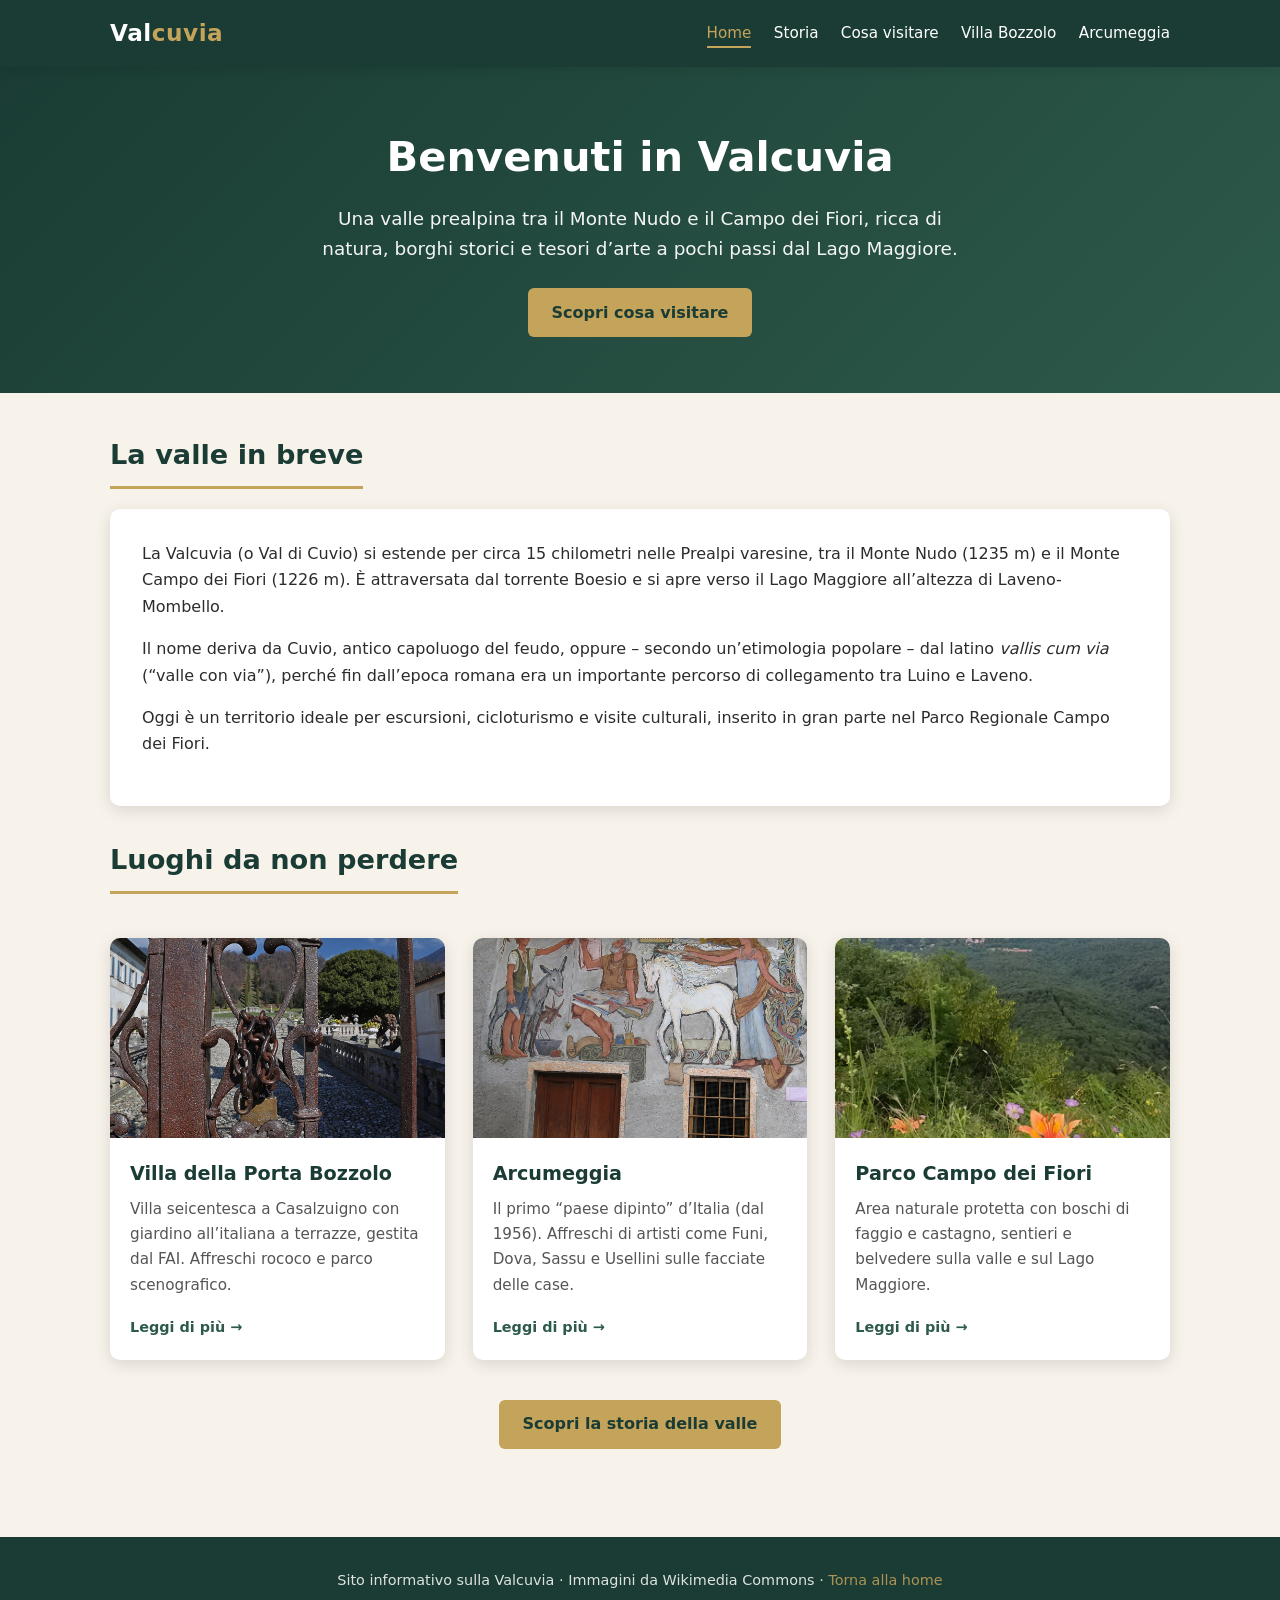
<file: valcuvia-sito (1)/valcuvia-sito/index.html>
<!DOCTYPE html>
<html lang="it">
<head>
  <meta charset="UTF-8">
  <meta name="viewport" content="width=device-width, initial-scale=1.0">
  <title>Valcuvia – Natura, Storia e Luoghi da Visitare</title>
  <meta name="description" content="Scopri la Valcuvia: storia, luoghi da visitare, villa Della Porta Bozzolo, Arcumeggia, Orrido di Cunardo e il Parco Campo dei Fiori.">
  <link rel="stylesheet" href="style.css">
</head>
<body>
  <header>
    <div class="header-inner">
      <a href="index.html" class="logo">Val<span>cuvia</span></a>
      <nav>
        <ul>
          <li><a href="index.html" class="active">Home</a></li>
          <li><a href="storia.html">Storia</a></li>
          <li><a href="luoghi.html">Cosa visitare</a></li>
          <li><a href="villa-bozzolo.html">Villa Bozzolo</a></li>
          <li><a href="arcumeggia.html">Arcumeggia</a></li>
        </ul>
      </nav>
    </div>
  </header>

  <section class="hero">
    <h1>Benvenuti in Valcuvia</h1>
    <p>Una valle prealpina tra il Monte Nudo e il Campo dei Fiori, ricca di natura, borghi storici e tesori d’arte a pochi passi dal Lago Maggiore.</p>
    <a href="luoghi.html" class="btn">Scopri cosa visitare</a>
  </section>

  <main class="container">
    <h2 class="section-title">La valle in breve</h2>
    <div class="article">
      <p>La Valcuvia (o Val di Cuvio) si estende per circa 15 chilometri nelle Prealpi varesine, tra il Monte Nudo (1235 m) e il Monte Campo dei Fiori (1226 m). È attraversata dal torrente Boesio e si apre verso il Lago Maggiore all’altezza di Laveno-Mombello.</p>
      <p>Il nome deriva da Cuvio, antico capoluogo del feudo, oppure – secondo un’etimologia popolare – dal latino <em>vallis cum via</em> (“valle con via”), perché fin dall’epoca romana era un importante percorso di collegamento tra Luino e Laveno.</p>
      <p>Oggi è un territorio ideale per escursioni, cicloturismo e visite culturali, inserito in gran parte nel Parco Regionale Campo dei Fiori.</p>
    </div>

    <h2 class="section-title">Luoghi da non perdere</h2>
    <div class="cards">
      <article class="card">
        <img src="img/villa-bozzolo.jpg" alt="Ingresso Villa della Porta Bozzolo">
        <div class="card-body">
          <h3>Villa della Porta Bozzolo</h3>
          <p>Villa seicentesca a Casalzuigno con giardino all’italiana a terrazze, gestita dal FAI. Affreschi rococo e parco scenografico.</p>
          <a href="villa-bozzolo.html" class="more">Leggi di più →</a>
        </div>
      </article>

      <article class="card">
        <img src="img/arcumeggia.jpg" alt="Affresco ad Arcumeggia">
        <div class="card-body">
          <h3>Arcumeggia</h3>
          <p>Il primo “paese dipinto” d’Italia (dal 1956). Affreschi di artisti come Funi, Dova, Sassu e Usellini sulle facciate delle case.</p>
          <a href="arcumeggia.html" class="more">Leggi di più →</a>
        </div>
      </article>

      <article class="card">
        <img src="img/valcuvia-panorama.jpg" alt="Panorama della Valcuvia dal Campo dei Fiori">
        <div class="card-body">
          <h3>Parco Campo dei Fiori</h3>
          <p>Area naturale protetta con boschi di faggio e castagno, sentieri e belvedere sulla valle e sul Lago Maggiore.</p>
          <a href="luoghi.html#parco" class="more">Leggi di più →</a>
        </div>
      </article>
    </div>

    <div style="margin-top: 2.5rem; text-align: center;">
      <a href="storia.html" class="btn">Scopri la storia della valle</a>
    </div>
  </main>

  <footer>
    <p>Sito informativo sulla Valcuvia · Immagini da Wikimedia Commons · <a href="index.html">Torna alla home</a></p>
  </footer>

  <script src="script.js"></script>
</body>
</html>
</file>
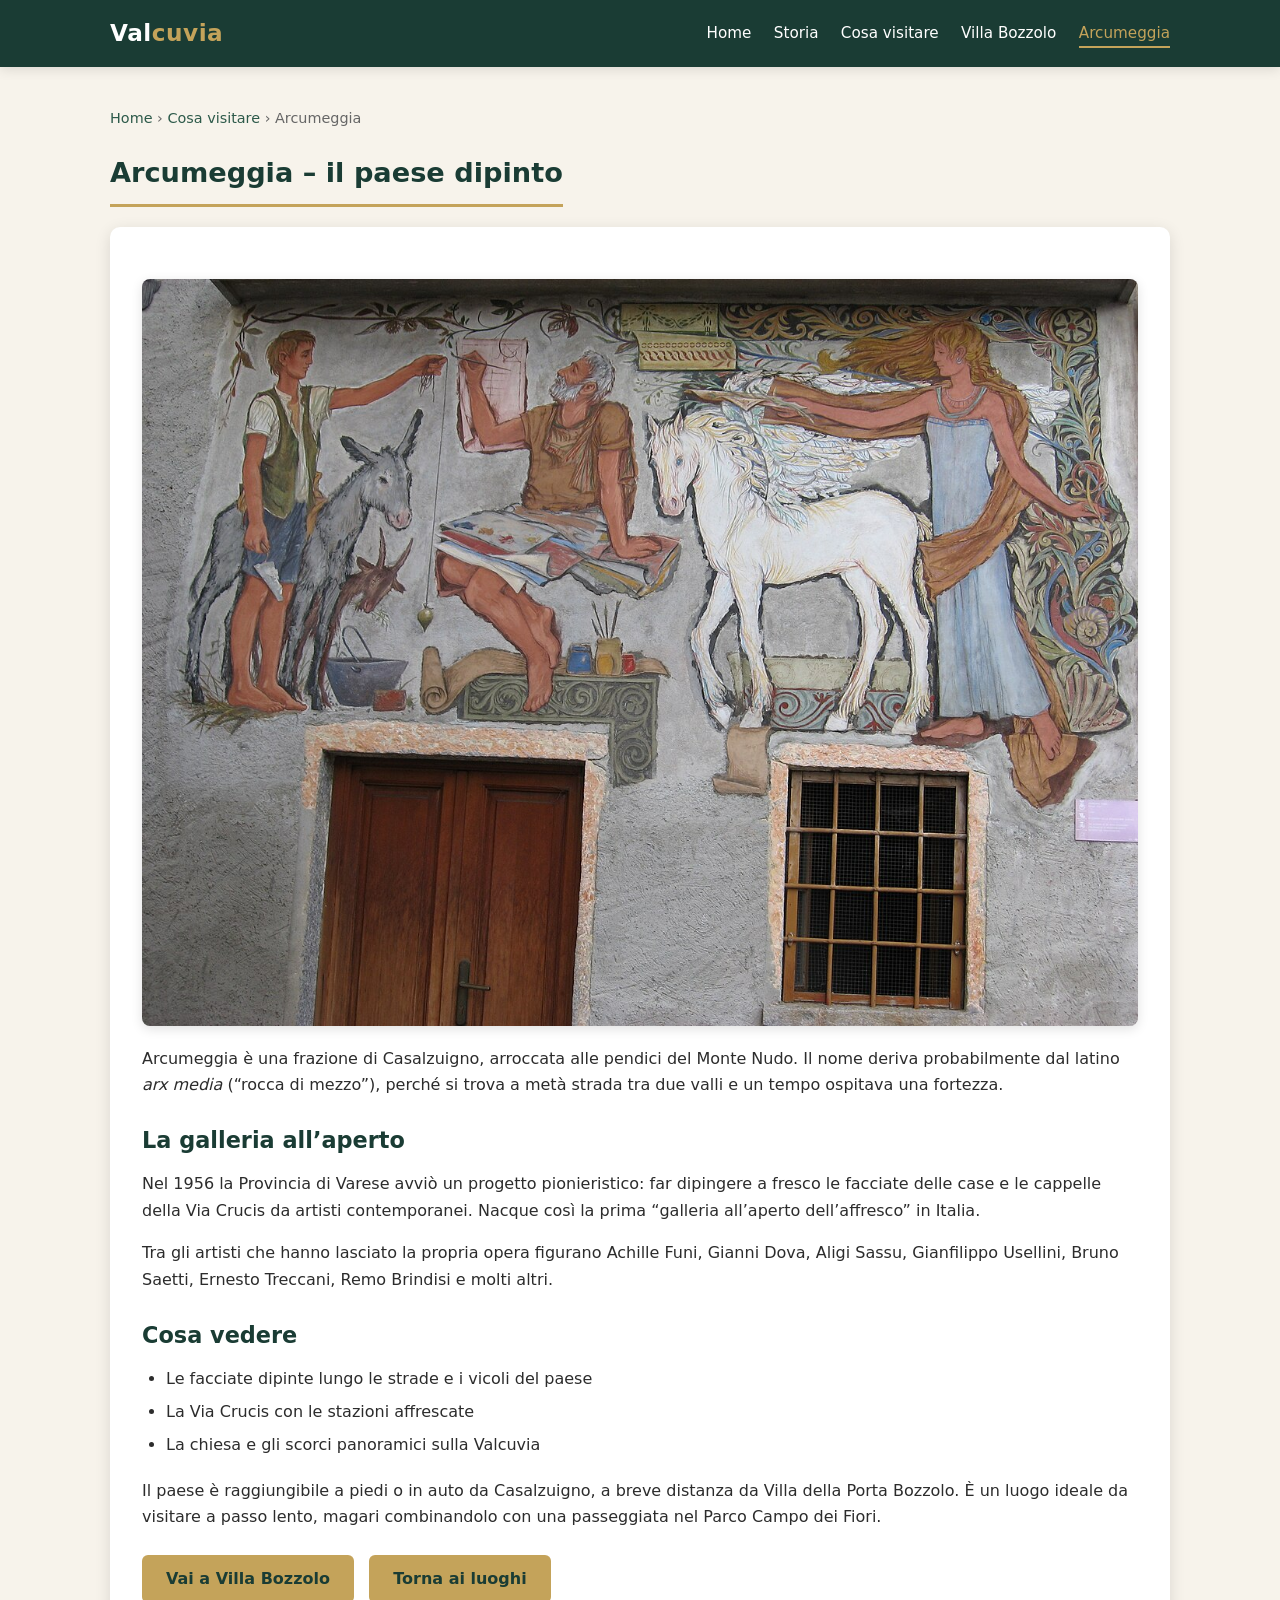
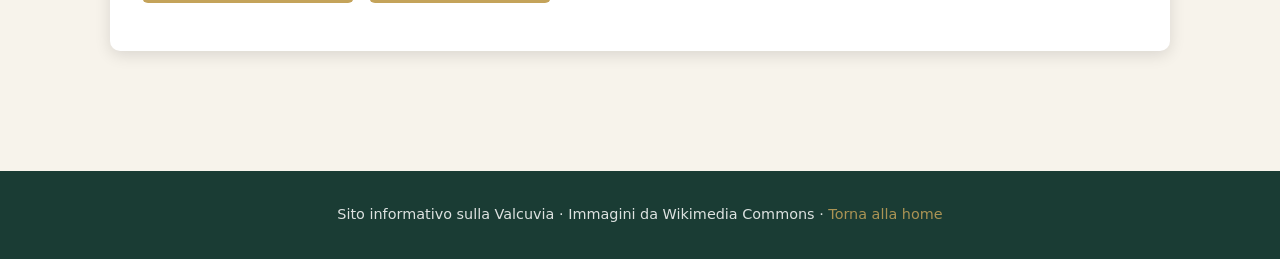
<file: valcuvia-sito (1)/valcuvia-sito/arcumeggia.html>
<!DOCTYPE html>
<html lang="it">
<head>
  <meta charset="UTF-8">
  <meta name="viewport" content="width=device-width, initial-scale=1.0">
  <title>Arcumeggia – il paese dipinto | Valcuvia</title>
  <meta name="description" content="Arcumeggia, primo paese dipinto d’Italia: affreschi di artisti contemporanei sulle facciate delle case.">
  <link rel="stylesheet" href="style.css">
</head>
<body>
  <header>
    <div class="header-inner">
      <a href="index.html" class="logo">Val<span>cuvia</span></a>
      <nav>
        <ul>
          <li><a href="index.html">Home</a></li>
          <li><a href="storia.html">Storia</a></li>
          <li><a href="luoghi.html">Cosa visitare</a></li>
          <li><a href="villa-bozzolo.html">Villa Bozzolo</a></li>
          <li><a href="arcumeggia.html" class="active">Arcumeggia</a></li>
        </ul>
      </nav>
    </div>
  </header>

  <main class="container">
    <div class="breadcrumb">
      <a href="index.html">Home</a> › <a href="luoghi.html">Cosa visitare</a> › Arcumeggia
    </div>

    <h1 class="section-title">Arcumeggia – il paese dipinto</h1>

    <article class="article">
      <img src="img/arcumeggia.jpg" alt="Affresco di Umberto Faini ad Arcumeggia">

      <p>Arcumeggia è una frazione di Casalzuigno, arroccata alle pendici del Monte Nudo. Il nome deriva probabilmente dal latino <em>arx media</em> (“rocca di mezzo”), perché si trova a metà strada tra due valli e un tempo ospitava una fortezza.</p>

      <h2>La galleria all’aperto</h2>
      <p>Nel 1956 la Provincia di Varese avviò un progetto pionieristico: far dipingere a fresco le facciate delle case e le cappelle della Via Crucis da artisti contemporanei. Nacque così la prima “galleria all’aperto dell’affresco” in Italia.</p>
      <p>Tra gli artisti che hanno lasciato la propria opera figurano Achille Funi, Gianni Dova, Aligi Sassu, Gianfilippo Usellini, Bruno Saetti, Ernesto Treccani, Remo Brindisi e molti altri.</p>

      <h2>Cosa vedere</h2>
      <ul>
        <li>Le facciate dipinte lungo le strade e i vicoli del paese</li>
        <li>La Via Crucis con le stazioni affrescate</li>
        <li>La chiesa e gli scorci panoramici sulla Valcuvia</li>
      </ul>
      <p>Il paese è raggiungibile a piedi o in auto da Casalzuigno, a breve distanza da Villa della Porta Bozzolo. È un luogo ideale da visitare a passo lento, magari combinandolo con una passeggiata nel Parco Campo dei Fiori.</p>

      <p style="margin-top: 1.5rem;">
        <a href="villa-bozzolo.html" class="btn">Vai a Villa Bozzolo</a>
        &nbsp;
        <a href="luoghi.html" class="btn">Torna ai luoghi</a>
      </p>
    </article>
  </main>

  <footer>
    <p>Sito informativo sulla Valcuvia · Immagini da Wikimedia Commons · <a href="index.html">Torna alla home</a></p>
  </footer>
  <script src="script.js"></script>
</body>
</html>
</file>
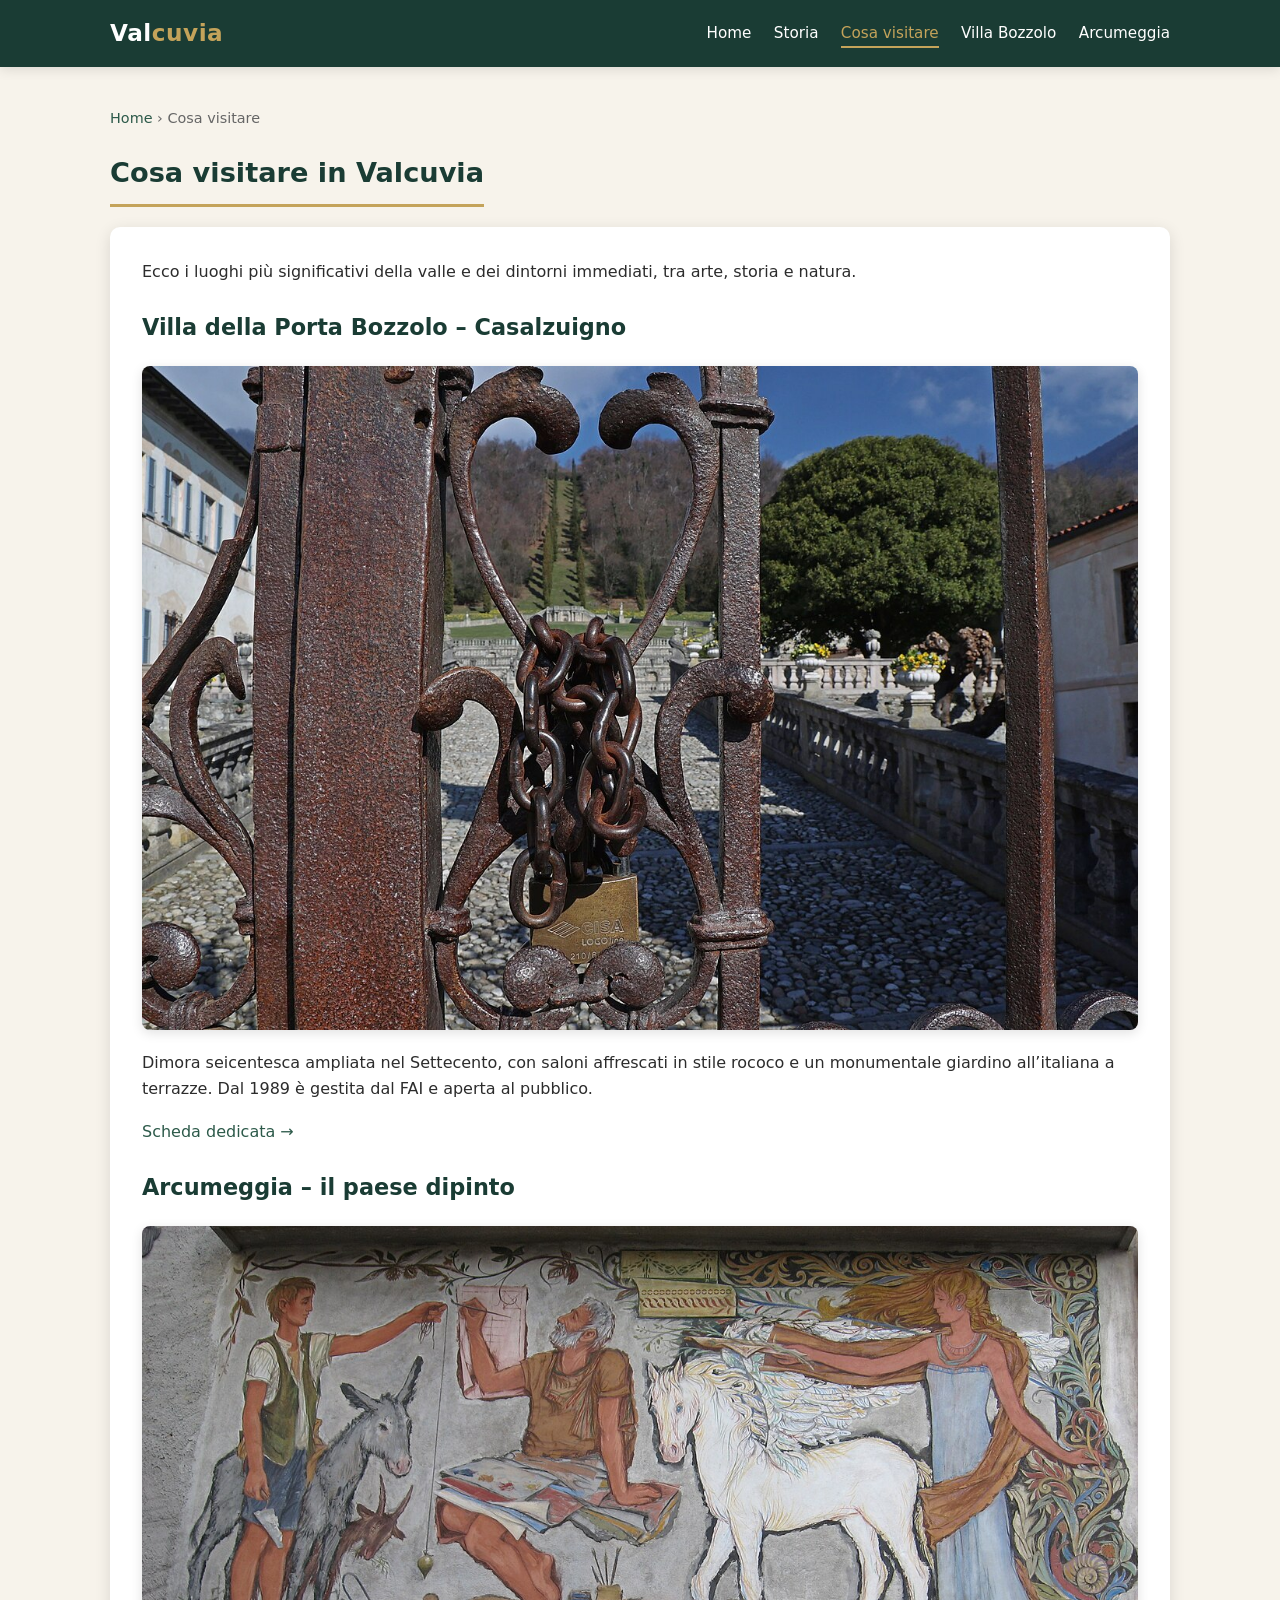
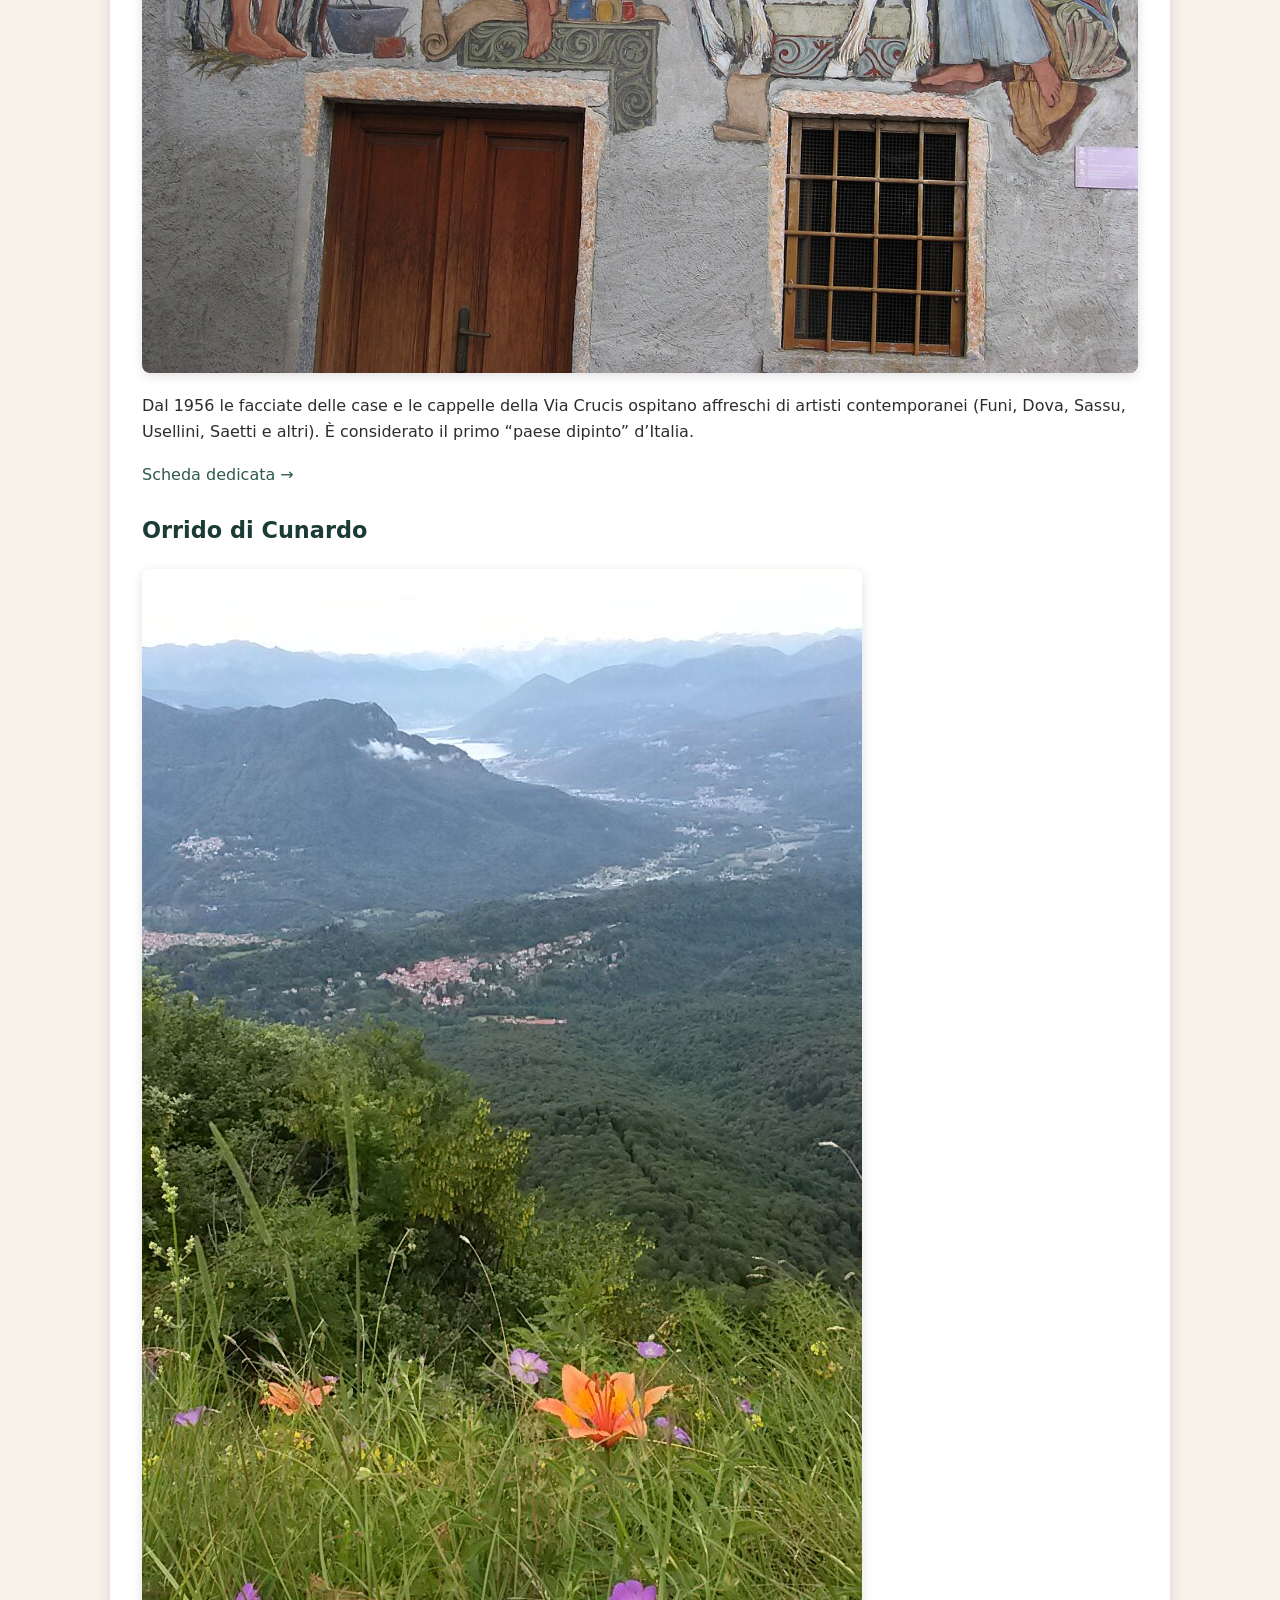
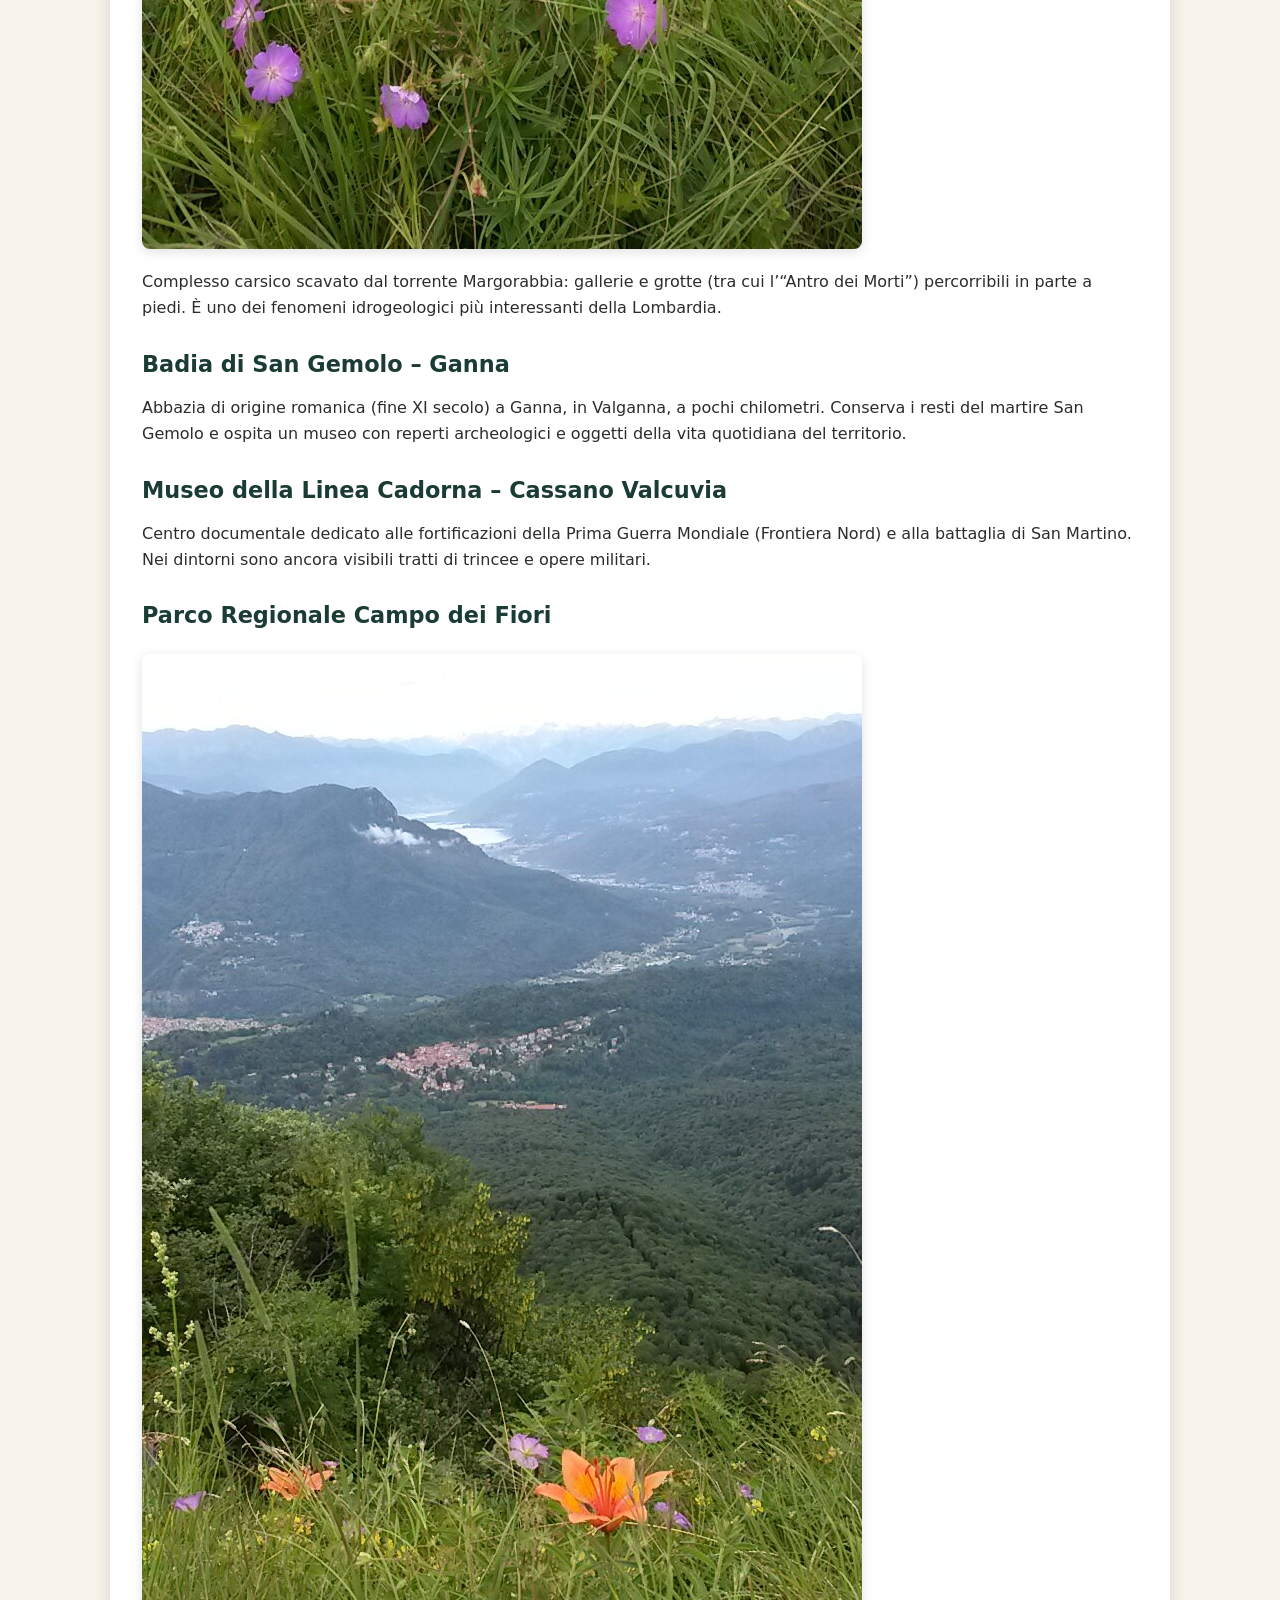
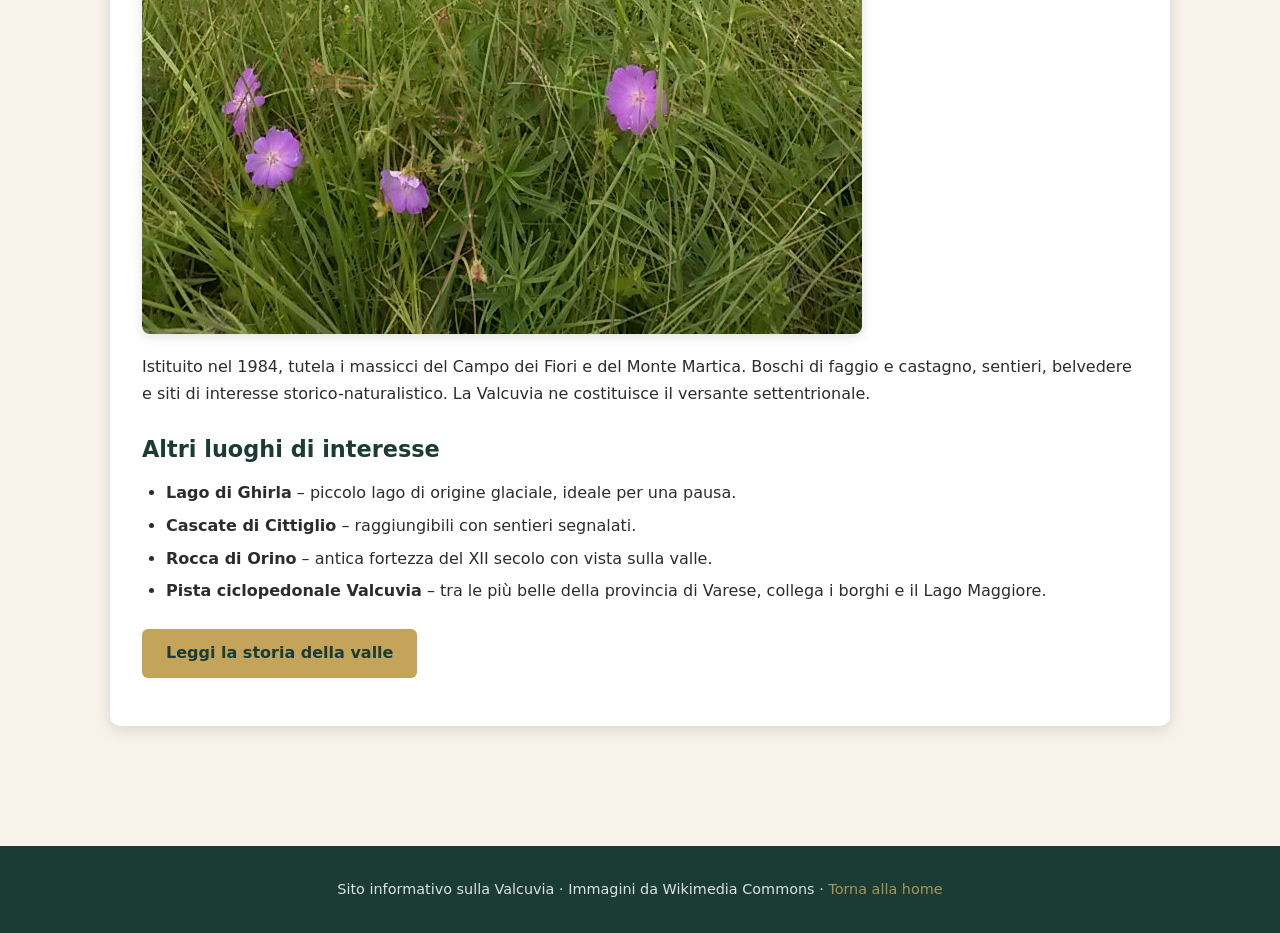
<file: valcuvia-sito (1)/valcuvia-sito/luoghi.html>
<!DOCTYPE html>
<html lang="it">
<head>
  <meta charset="UTF-8">
  <meta name="viewport" content="width=device-width, initial-scale=1.0">
  <title>Cosa visitare in Valcuvia</title>
  <meta name="description" content="I principali luoghi da visitare in Valcuvia: Villa Bozzolo, Arcumeggia, Orrido di Cunardo, Badia di San Gemolo, Linea Cadorna e Parco Campo dei Fiori.">
  <link rel="stylesheet" href="style.css">
</head>
<body>
  <header>
    <div class="header-inner">
      <a href="index.html" class="logo">Val<span>cuvia</span></a>
      <nav>
        <ul>
          <li><a href="index.html">Home</a></li>
          <li><a href="storia.html">Storia</a></li>
          <li><a href="luoghi.html" class="active">Cosa visitare</a></li>
          <li><a href="villa-bozzolo.html">Villa Bozzolo</a></li>
          <li><a href="arcumeggia.html">Arcumeggia</a></li>
        </ul>
      </nav>
    </div>
  </header>

  <main class="container">
    <div class="breadcrumb">
      <a href="index.html">Home</a> › Cosa visitare
    </div>

    <h1 class="section-title">Cosa visitare in Valcuvia</h1>

    <article class="article">
      <p>Ecco i luoghi più significativi della valle e dei dintorni immediati, tra arte, storia e natura.</p>

      <h2 id="villa">Villa della Porta Bozzolo – Casalzuigno</h2>
      <img src="img/villa-bozzolo.jpg" alt="Villa della Porta Bozzolo">
      <p>Dimora seicentesca ampliata nel Settecento, con saloni affrescati in stile rococo e un monumentale giardino all’italiana a terrazze. Dal 1989 è gestita dal FAI e aperta al pubblico.</p>
      <p><a href="villa-bozzolo.html">Scheda dedicata →</a></p>

      <h2 id="arcumeggia">Arcumeggia – il paese dipinto</h2>
      <img src="img/arcumeggia.jpg" alt="Affresco ad Arcumeggia">
      <p>Dal 1956 le facciate delle case e le cappelle della Via Crucis ospitano affreschi di artisti contemporanei (Funi, Dova, Sassu, Usellini, Saetti e altri). È considerato il primo “paese dipinto” d’Italia.</p>
      <p><a href="arcumeggia.html">Scheda dedicata →</a></p>

      <h2 id="orrido">Orrido di Cunardo</h2>
      <img src="img/valcuvia-panorama.jpg" alt="Flora all'ingresso dell'Orrido di Cunardo">
      <p>Complesso carsico scavato dal torrente Margorabbia: gallerie e grotte (tra cui l’“Antro dei Morti”) percorribili in parte a piedi. È uno dei fenomeni idrogeologici più interessanti della Lombardia.</p>

      <h2>Badia di San Gemolo – Ganna</h2>
      <p>Abbazia di origine romanica (fine XI secolo) a Ganna, in Valganna, a pochi chilometri. Conserva i resti del martire San Gemolo e ospita un museo con reperti archeologici e oggetti della vita quotidiana del territorio.</p>

      <h2>Museo della Linea Cadorna – Cassano Valcuvia</h2>
      <p>Centro documentale dedicato alle fortificazioni della Prima Guerra Mondiale (Frontiera Nord) e alla battaglia di San Martino. Nei dintorni sono ancora visibili tratti di trincee e opere militari.</p>

      <h2 id="parco">Parco Regionale Campo dei Fiori</h2>
      <img src="img/valcuvia-panorama.jpg" alt="Parco Campo dei Fiori e Valcuvia">
      <p>Istituito nel 1984, tutela i massicci del Campo dei Fiori e del Monte Martica. Boschi di faggio e castagno, sentieri, belvedere e siti di interesse storico-naturalistico. La Valcuvia ne costituisce il versante settentrionale.</p>

      <h2>Altri luoghi di interesse</h2>
      <ul>
        <li><strong>Lago di Ghirla</strong> – piccolo lago di origine glaciale, ideale per una pausa.</li>
        <li><strong>Cascate di Cittiglio</strong> – raggiungibili con sentieri segnalati.</li>
        <li><strong>Rocca di Orino</strong> – antica fortezza del XII secolo con vista sulla valle.</li>
        <li><strong>Pista ciclopedonale Valcuvia</strong> – tra le più belle della provincia di Varese, collega i borghi e il Lago Maggiore.</li>
      </ul>

      <p style="margin-top: 1.5rem;">
        <a href="storia.html" class="btn">Leggi la storia della valle</a>
      </p>
    </article>
  </main>

  <footer>
    <p>Sito informativo sulla Valcuvia · Immagini da Wikimedia Commons · <a href="index.html">Torna alla home</a></p>
  </footer>
  <script src="script.js"></script>
</body>
</html>
</file>
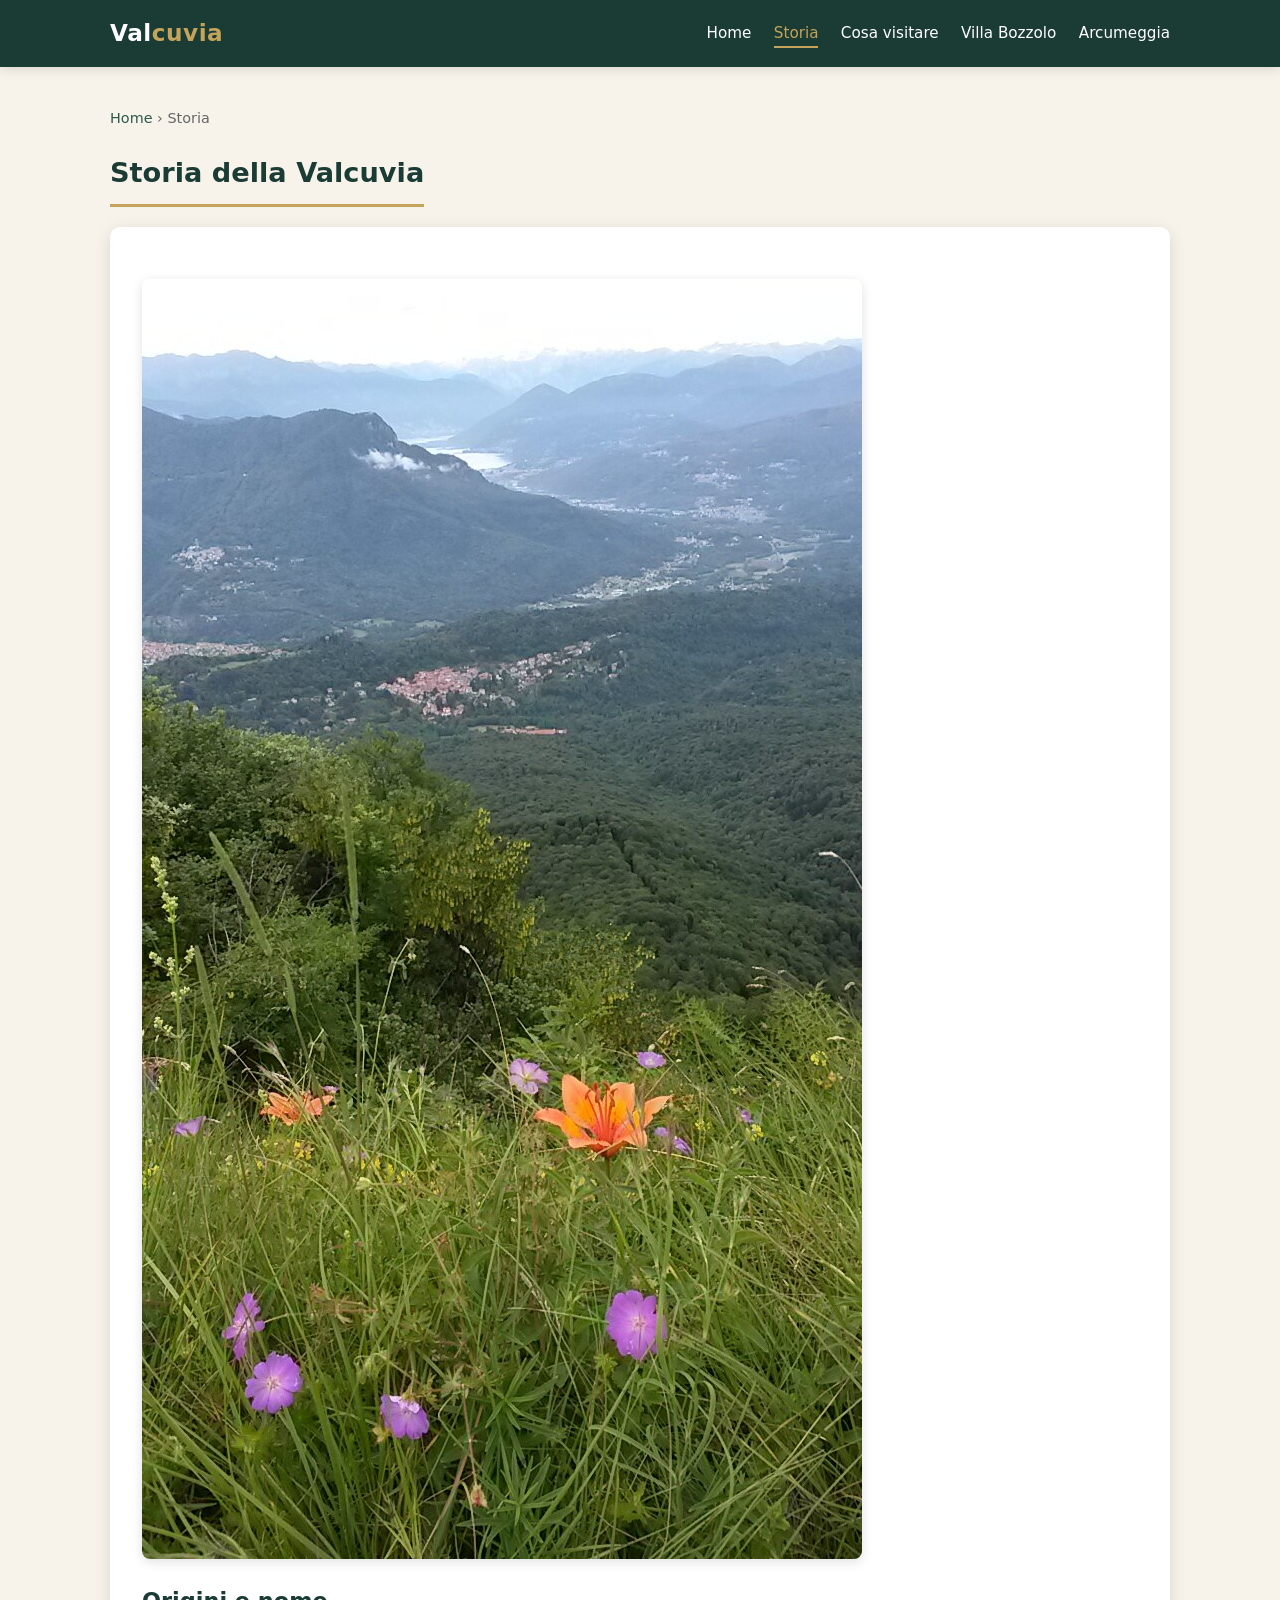
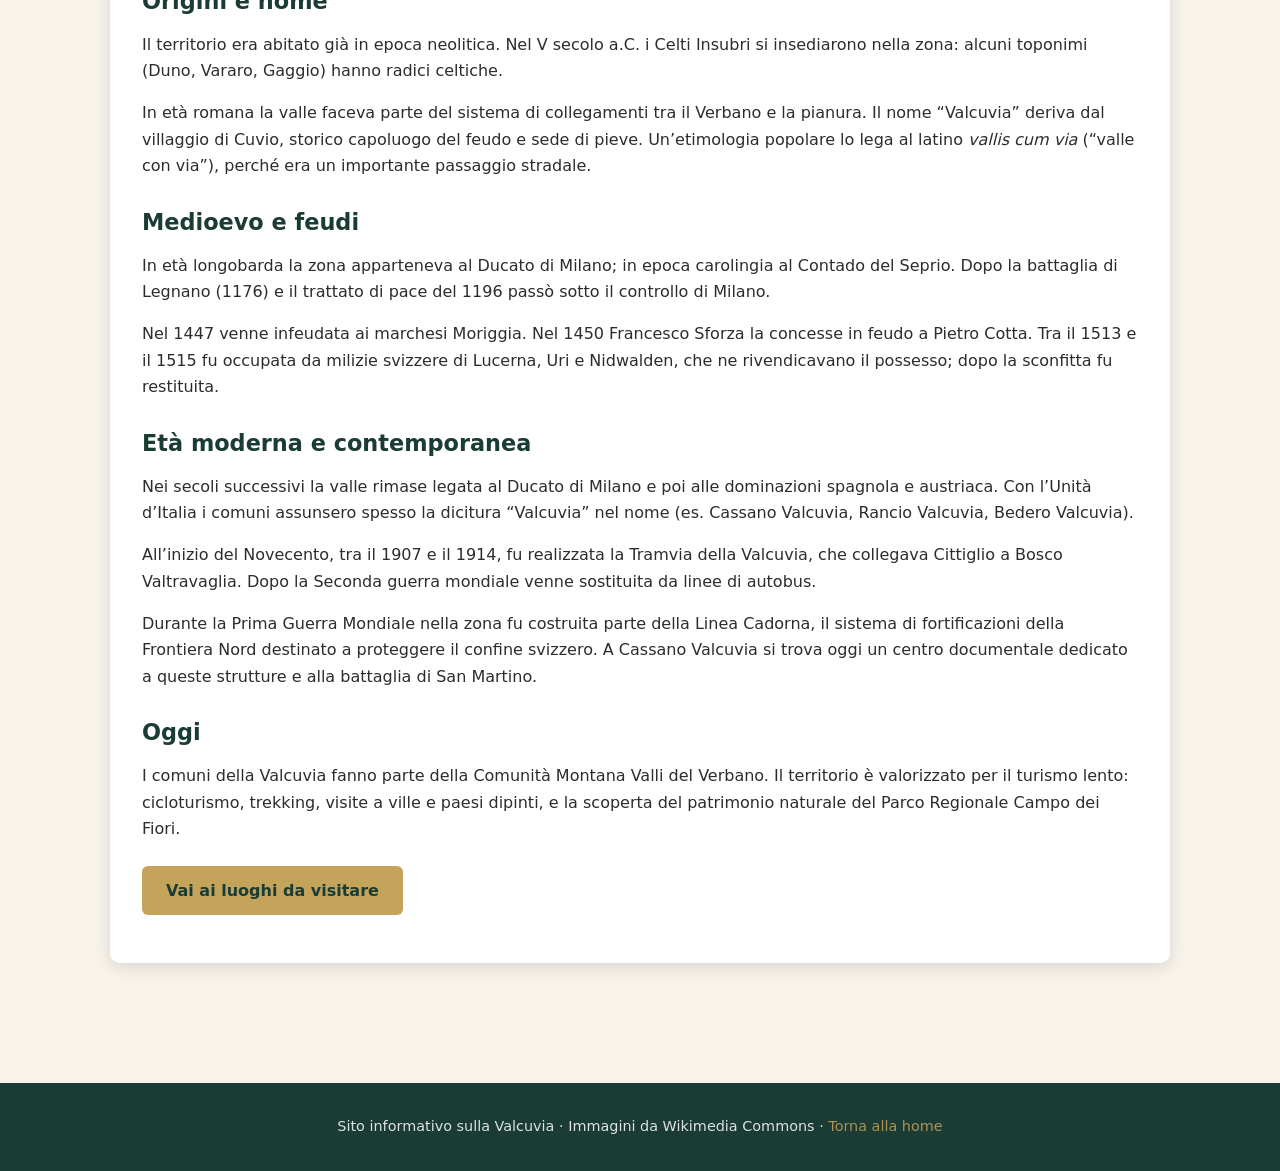
<file: valcuvia-sito (1)/valcuvia-sito/storia.html>
<!DOCTYPE html>
<html lang="it">
<head>
  <meta charset="UTF-8">
  <meta name="viewport" content="width=device-width, initial-scale=1.0">
  <title>Storia della Valcuvia</title>
  <meta name="description" content="Storia della Valcuvia: dalle origini romane e celtiche ai feudi, fino all’età contemporanea.">
  <link rel="stylesheet" href="style.css">
</head>
<body>
  <header>
    <div class="header-inner">
      <a href="index.html" class="logo">Val<span>cuvia</span></a>
      <nav>
        <ul>
          <li><a href="index.html">Home</a></li>
          <li><a href="storia.html" class="active">Storia</a></li>
          <li><a href="luoghi.html">Cosa visitare</a></li>
          <li><a href="villa-bozzolo.html">Villa Bozzolo</a></li>
          <li><a href="arcumeggia.html">Arcumeggia</a></li>
        </ul>
      </nav>
    </div>
  </header>

  <main class="container">
    <div class="breadcrumb">
      <a href="index.html">Home</a> › Storia
    </div>

    <h1 class="section-title">Storia della Valcuvia</h1>

    <article class="article">
      <img src="img/valcuvia-panorama.jpg" alt="Vista della Valcuvia dal Campo dei Fiori">

      <h2>Origini e nome</h2>
      <p>Il territorio era abitato già in epoca neolitica. Nel V secolo a.C. i Celti Insubri si insediarono nella zona: alcuni toponimi (Duno, Vararo, Gaggio) hanno radici celtiche.</p>
      <p>In età romana la valle faceva parte del sistema di collegamenti tra il Verbano e la pianura. Il nome “Valcuvia” deriva dal villaggio di Cuvio, storico capoluogo del feudo e sede di pieve. Un’etimologia popolare lo lega al latino <em>vallis cum via</em> (“valle con via”), perché era un importante passaggio stradale.</p>

      <h2>Medioevo e feudi</h2>
      <p>In età longobarda la zona apparteneva al Ducato di Milano; in epoca carolingia al Contado del Seprio. Dopo la battaglia di Legnano (1176) e il trattato di pace del 1196 passò sotto il controllo di Milano.</p>
      <p>Nel 1447 venne infeudata ai marchesi Moriggia. Nel 1450 Francesco Sforza la concesse in feudo a Pietro Cotta. Tra il 1513 e il 1515 fu occupata da milizie svizzere di Lucerna, Uri e Nidwalden, che ne rivendicavano il possesso; dopo la sconfitta fu restituita.</p>

      <h2>Età moderna e contemporanea</h2>
      <p>Nei secoli successivi la valle rimase legata al Ducato di Milano e poi alle dominazioni spagnola e austriaca. Con l’Unità d’Italia i comuni assunsero spesso la dicitura “Valcuvia” nel nome (es. Cassano Valcuvia, Rancio Valcuvia, Bedero Valcuvia).</p>
      <p>All’inizio del Novecento, tra il 1907 e il 1914, fu realizzata la Tramvia della Valcuvia, che collegava Cittiglio a Bosco Valtravaglia. Dopo la Seconda guerra mondiale venne sostituita da linee di autobus.</p>
      <p>Durante la Prima Guerra Mondiale nella zona fu costruita parte della Linea Cadorna, il sistema di fortificazioni della Frontiera Nord destinato a proteggere il confine svizzero. A Cassano Valcuvia si trova oggi un centro documentale dedicato a queste strutture e alla battaglia di San Martino.</p>

      <h2>Oggi</h2>
      <p>I comuni della Valcuvia fanno parte della Comunità Montana Valli del Verbano. Il territorio è valorizzato per il turismo lento: cicloturismo, trekking, visite a ville e paesi dipinti, e la scoperta del patrimonio naturale del Parco Regionale Campo dei Fiori.</p>

      <p style="margin-top: 1.5rem;">
        <a href="luoghi.html" class="btn">Vai ai luoghi da visitare</a>
      </p>
    </article>
  </main>

  <footer>
    <p>Sito informativo sulla Valcuvia · Immagini da Wikimedia Commons · <a href="index.html">Torna alla home</a></p>
  </footer>
  <script src="script.js"></script>
</body>
</html>
</file>
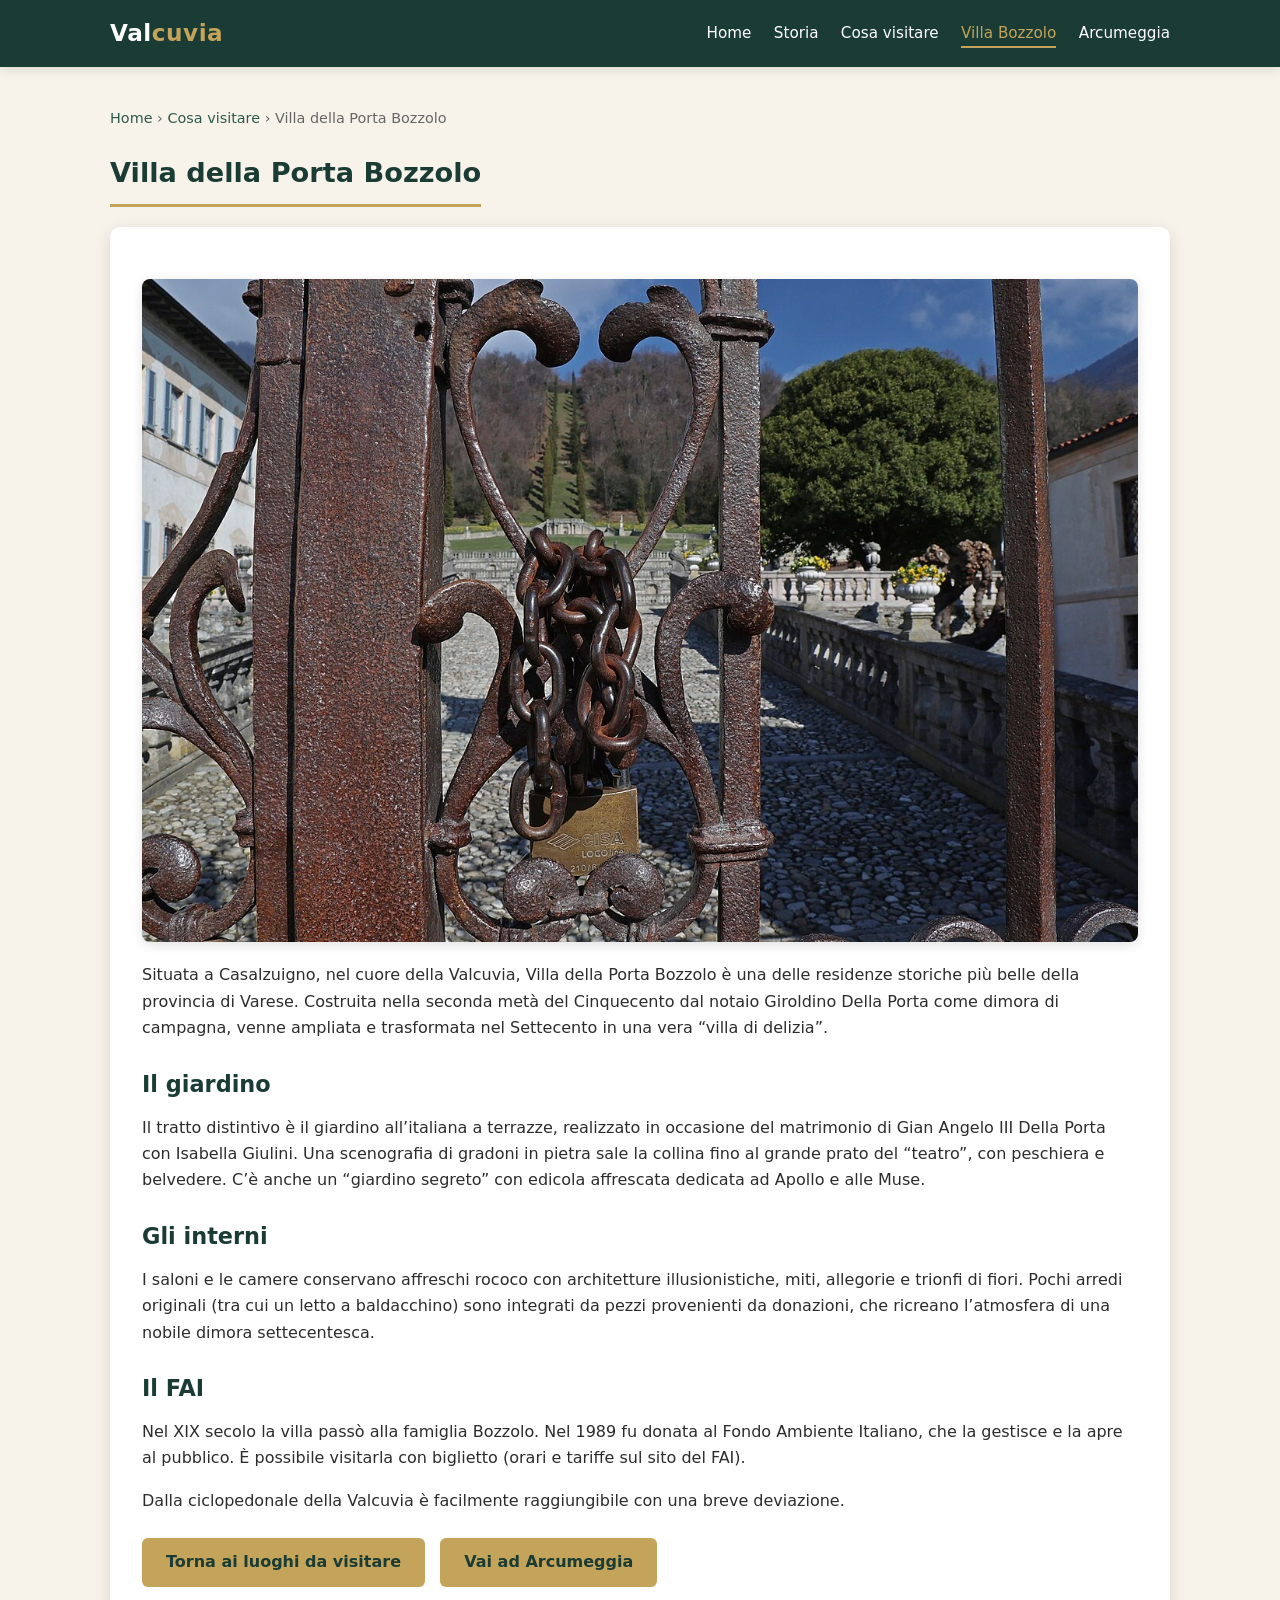
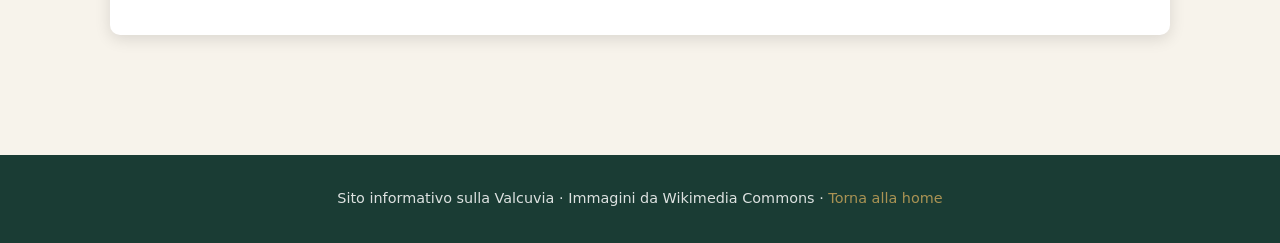
<file: valcuvia-sito (1)/valcuvia-sito/villa-bozzolo.html>
<!DOCTYPE html>
<html lang="it">
<head>
  <meta charset="UTF-8">
  <meta name="viewport" content="width=device-width, initial-scale=1.0">
  <title>Villa della Porta Bozzolo – Valcuvia</title>
  <meta name="description" content="Villa della Porta Bozzolo a Casalzuigno: storia, giardino all’italiana e visite.">
  <link rel="stylesheet" href="style.css">
</head>
<body>
  <header>
    <div class="header-inner">
      <a href="index.html" class="logo">Val<span>cuvia</span></a>
      <nav>
        <ul>
          <li><a href="index.html">Home</a></li>
          <li><a href="storia.html">Storia</a></li>
          <li><a href="luoghi.html">Cosa visitare</a></li>
          <li><a href="villa-bozzolo.html" class="active">Villa Bozzolo</a></li>
          <li><a href="arcumeggia.html">Arcumeggia</a></li>
        </ul>
      </nav>
    </div>
  </header>

  <main class="container">
    <div class="breadcrumb">
      <a href="index.html">Home</a> › <a href="luoghi.html">Cosa visitare</a> › Villa della Porta Bozzolo
    </div>

    <h1 class="section-title">Villa della Porta Bozzolo</h1>

    <article class="article">
      <img src="img/villa-bozzolo.jpg" alt="Cancello d'ingresso di Villa della Porta Bozzolo">

      <p>Situata a Casalzuigno, nel cuore della Valcuvia, Villa della Porta Bozzolo è una delle residenze storiche più belle della provincia di Varese. Costruita nella seconda metà del Cinquecento dal notaio Giroldino Della Porta come dimora di campagna, venne ampliata e trasformata nel Settecento in una vera “villa di delizia”.</p>

      <h2>Il giardino</h2>
      <p>Il tratto distintivo è il giardino all’italiana a terrazze, realizzato in occasione del matrimonio di Gian Angelo III Della Porta con Isabella Giulini. Una scenografia di gradoni in pietra sale la collina fino al grande prato del “teatro”, con peschiera e belvedere. C’è anche un “giardino segreto” con edicola affrescata dedicata ad Apollo e alle Muse.</p>

      <h2>Gli interni</h2>
      <p>I saloni e le camere conservano affreschi rococo con architetture illusionistiche, miti, allegorie e trionfi di fiori. Pochi arredi originali (tra cui un letto a baldacchino) sono integrati da pezzi provenienti da donazioni, che ricreano l’atmosfera di una nobile dimora settecentesca.</p>

      <h2>Il FAI</h2>
      <p>Nel XIX secolo la villa passò alla famiglia Bozzolo. Nel 1989 fu donata al Fondo Ambiente Italiano, che la gestisce e la apre al pubblico. È possibile visitarla con biglietto (orari e tariffe sul sito del FAI).</p>

      <p>Dalla ciclopedonale della Valcuvia è facilmente raggiungibile con una breve deviazione.</p>

      <p style="margin-top: 1.5rem;">
        <a href="luoghi.html" class="btn">Torna ai luoghi da visitare</a>
        &nbsp;
        <a href="arcumeggia.html" class="btn">Vai ad Arcumeggia</a>
      </p>
    </article>
  </main>

  <footer>
    <p>Sito informativo sulla Valcuvia · Immagini da Wikimedia Commons · <a href="index.html">Torna alla home</a></p>
  </footer>
  <script src="script.js"></script>
</body>
</html>
</file>
<file: valcuvia-sito (1)/valcuvia-sito/style.css>
/* Valcuvia Blog - Stili principali */
:root {
  --verde-scuro: #1a3c34;
  --verde: #2d5a4a;
  --verde-chiaro: #4a7c6a;
  --crema: #f7f3eb;
  --testo: #2c2c2c;
  --accento: #c4a35a;
  --bianco: #ffffff;
  --ombra: rgba(0,0,0,0.12);
}

* {
  margin: 0;
  padding: 0;
  box-sizing: border-box;
}

body {
  font-family: 'Segoe UI', system-ui, -apple-system, sans-serif;
  line-height: 1.65;
  color: var(--testo);
  background: var(--crema);
}

a {
  color: var(--verde);
  text-decoration: none;
  transition: color 0.2s;
}

a:hover {
  color: var(--accento);
}

img {
  max-width: 100%;
  height: auto;
  display: block;
}

/* Header */
header {
  background: var(--verde-scuro);
  color: var(--bianco);
  position: sticky;
  top: 0;
  z-index: 100;
  box-shadow: 0 2px 12px var(--ombra);
}

.header-inner {
  max-width: 1100px;
  margin: 0 auto;
  padding: 0.9rem 1.25rem;
  display: flex;
  align-items: center;
  justify-content: space-between;
  gap: 1rem;
  flex-wrap: wrap;
}

.logo {
  font-size: 1.45rem;
  font-weight: 700;
  letter-spacing: 0.5px;
  color: var(--bianco);
}

.logo span {
  color: var(--accento);
}

nav ul {
  list-style: none;
  display: flex;
  gap: 1.4rem;
  flex-wrap: wrap;
}

nav a {
  color: var(--bianco);
  font-weight: 500;
  font-size: 0.95rem;
  padding: 0.25rem 0;
  border-bottom: 2px solid transparent;
}

nav a:hover,
nav a.active {
  border-bottom-color: var(--accento);
  color: var(--accento);
}

/* Hero */
.hero {
  background: linear-gradient(135deg, var(--verde-scuro) 0%, var(--verde) 100%);
  color: var(--bianco);
  padding: 3.5rem 1.25rem;
  text-align: center;
}

.hero h1 {
  font-size: clamp(1.8rem, 4vw, 2.6rem);
  margin-bottom: 0.75rem;
  font-weight: 700;
}

.hero p {
  font-size: 1.15rem;
  max-width: 640px;
  margin: 0 auto 1.5rem;
  opacity: 0.95;
}

.btn {
  display: inline-block;
  background: var(--accento);
  color: var(--verde-scuro);
  padding: 0.7rem 1.5rem;
  border-radius: 6px;
  font-weight: 600;
  border: none;
  cursor: pointer;
  transition: transform 0.15s, background 0.2s;
}

.btn:hover {
  background: #d4b56a;
  transform: translateY(-2px);
  color: var(--verde-scuro);
}

/* Layout */
.container {
  max-width: 1100px;
  margin: 0 auto;
  padding: 2.5rem 1.25rem;
}

.section-title {
  font-size: 1.7rem;
  color: var(--verde-scuro);
  margin-bottom: 1.25rem;
  padding-bottom: 0.5rem;
  border-bottom: 3px solid var(--accento);
  display: inline-block;
}

/* Cards grid */
.cards {
  display: grid;
  grid-template-columns: repeat(auto-fit, minmax(280px, 1fr));
  gap: 1.75rem;
  margin-top: 1.5rem;
}

.card {
  background: var(--bianco);
  border-radius: 10px;
  overflow: hidden;
  box-shadow: 0 4px 16px var(--ombra);
  transition: transform 0.2s, box-shadow 0.2s;
}

.card:hover {
  transform: translateY(-4px);
  box-shadow: 0 8px 24px rgba(0,0,0,0.15);
}

.card img {
  width: 100%;
  height: 200px;
  object-fit: cover;
}

.card-body {
  padding: 1.25rem;
}

.card h3 {
  color: var(--verde-scuro);
  margin-bottom: 0.5rem;
  font-size: 1.2rem;
}

.card p {
  font-size: 0.95rem;
  color: #555;
  margin-bottom: 1rem;
}

.card a.more {
  font-weight: 600;
  font-size: 0.9rem;
}

/* Articolo / contenuto */
.article {
  background: var(--bianco);
  border-radius: 10px;
  padding: 2rem;
  box-shadow: 0 4px 16px var(--ombra);
  margin-bottom: 2rem;
}

.article h2 {
  color: var(--verde-scuro);
  margin: 1.5rem 0 0.75rem;
  font-size: 1.4rem;
}

.article h2:first-child {
  margin-top: 0;
}

.article p {
  margin-bottom: 1rem;
}

.article img {
  border-radius: 8px;
  margin: 1.25rem 0;
  box-shadow: 0 3px 12px var(--ombra);
}

.article ul {
  margin: 0.75rem 0 1.25rem 1.5rem;
}

.article li {
  margin-bottom: 0.4rem;
}

/* Gallery piccola */
.gallery {
  display: grid;
  grid-template-columns: repeat(auto-fit, minmax(220px, 1fr));
  gap: 1rem;
  margin: 1.5rem 0;
}

.gallery figure {
  margin: 0;
}

.gallery img {
  width: 100%;
  height: 160px;
  object-fit: cover;
  border-radius: 8px;
}

.gallery figcaption {
  font-size: 0.85rem;
  color: #666;
  margin-top: 0.4rem;
  text-align: center;
}

/* Footer */
footer {
  background: var(--verde-scuro);
  color: var(--bianco);
  padding: 2rem 1.25rem;
  margin-top: 3rem;
  text-align: center;
}

footer p {
  opacity: 0.85;
  font-size: 0.9rem;
}

footer a {
  color: var(--accento);
}

/* Breadcrumb */
.breadcrumb {
  font-size: 0.9rem;
  margin-bottom: 1.25rem;
  color: #666;
}

.breadcrumb a {
  color: var(--verde);
}

/* Responsive */
@media (max-width: 600px) {
  .header-inner {
    flex-direction: column;
    align-items: flex-start;
  }
  nav ul {
    gap: 1rem;
  }
  .hero {
    padding: 2.5rem 1rem;
  }
  .article {
    padding: 1.25rem;
  }
}
</file>
